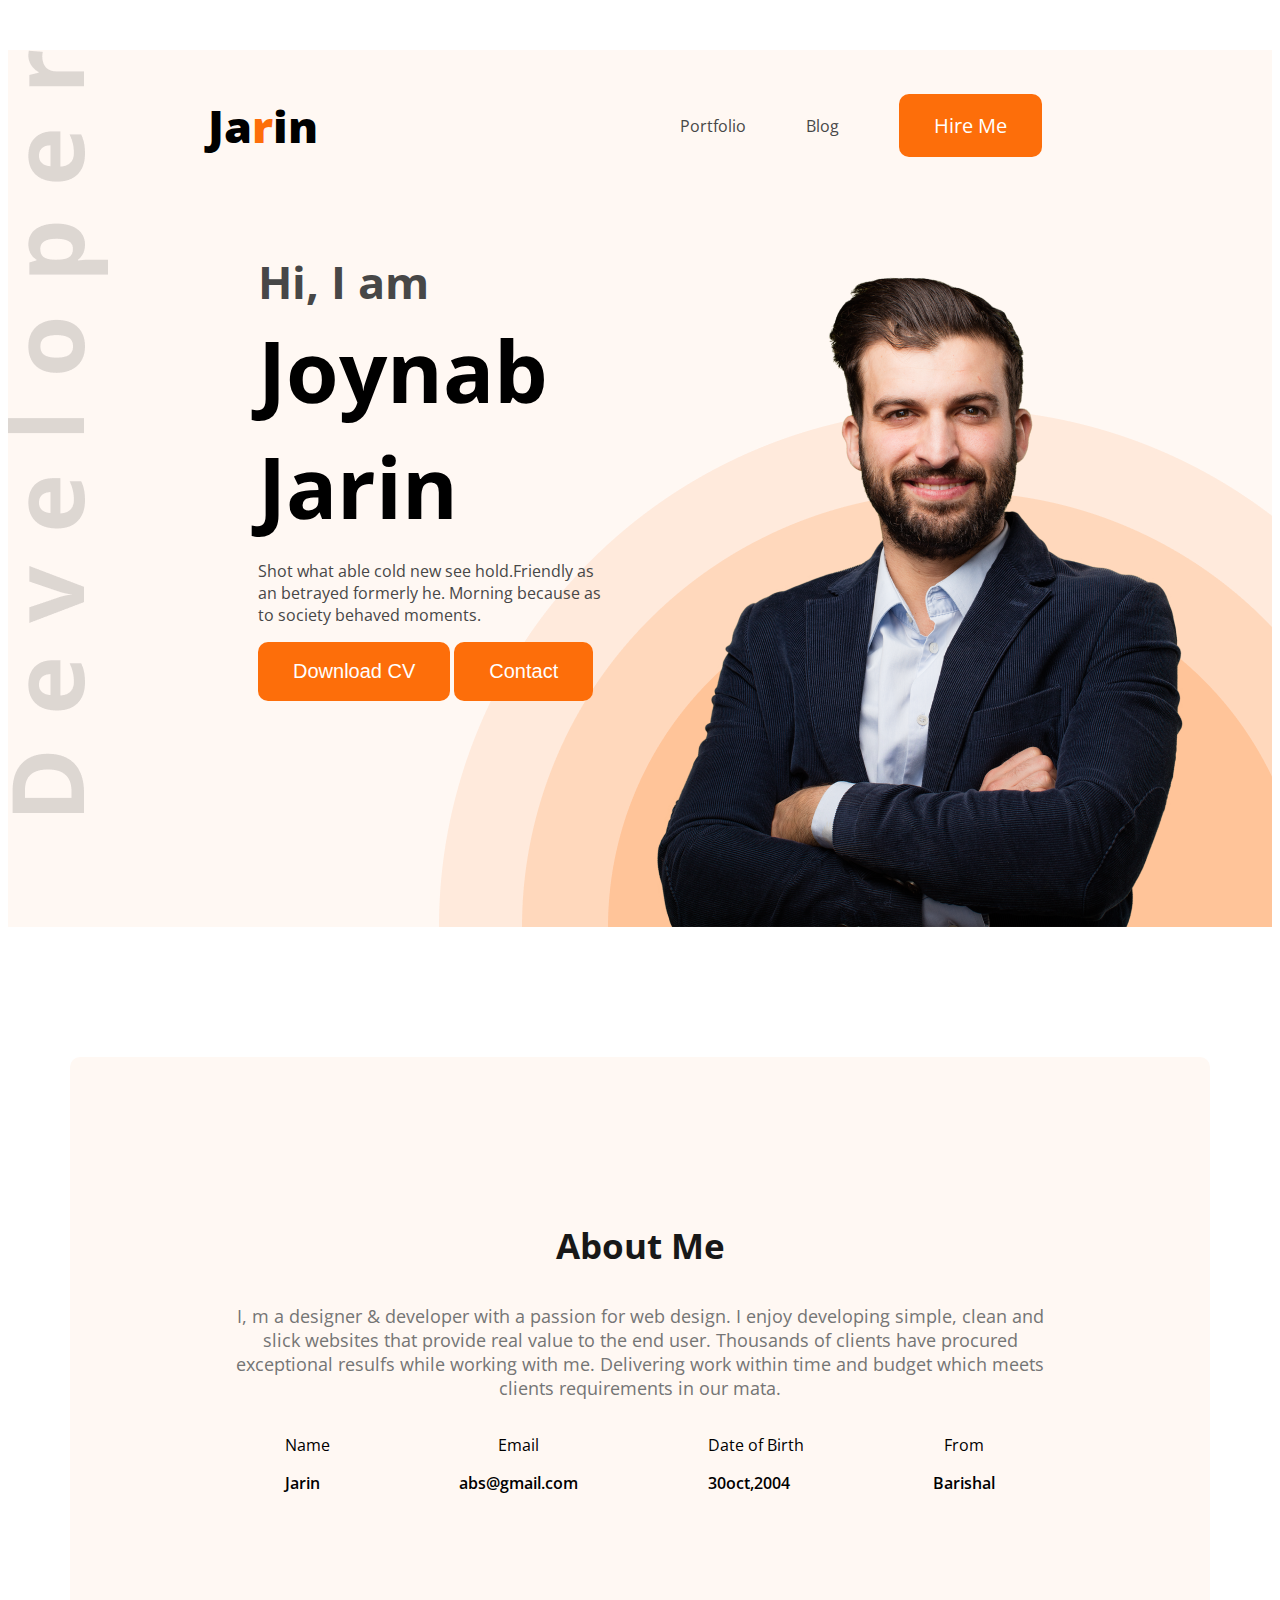
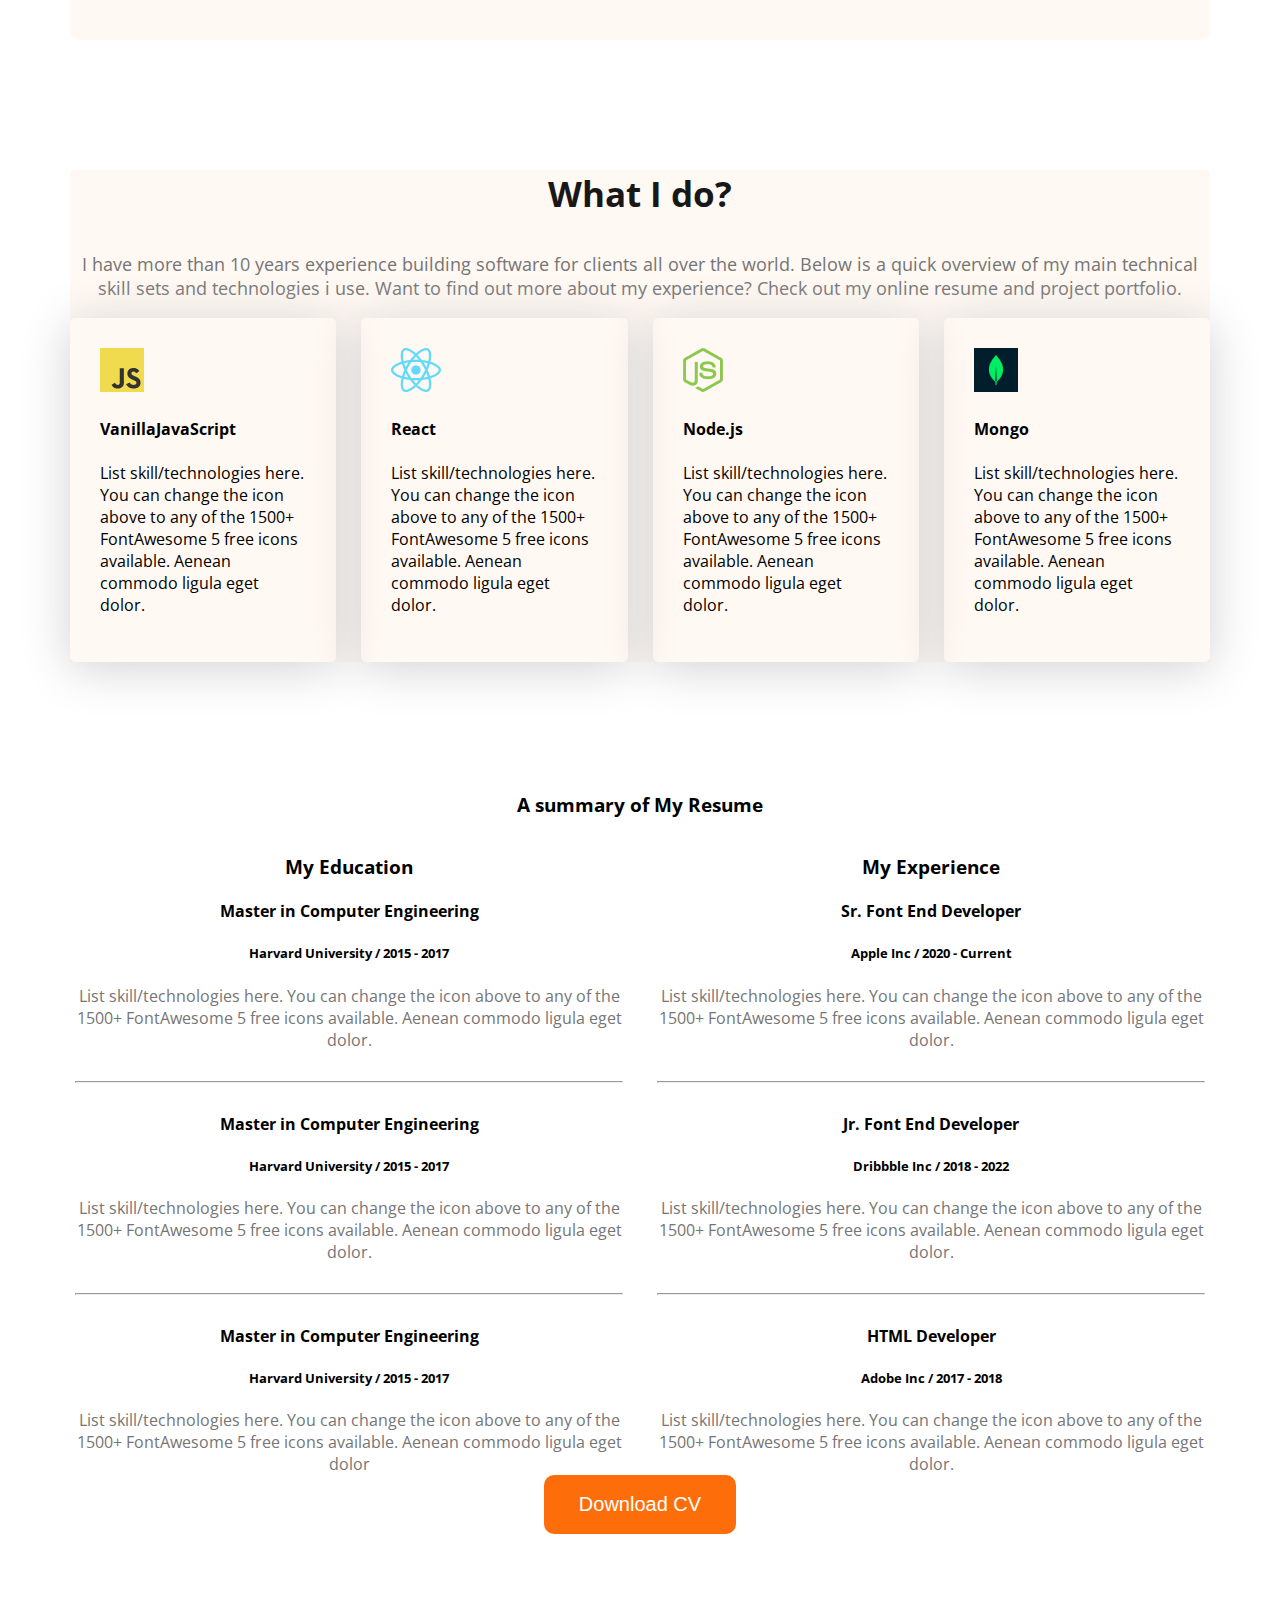
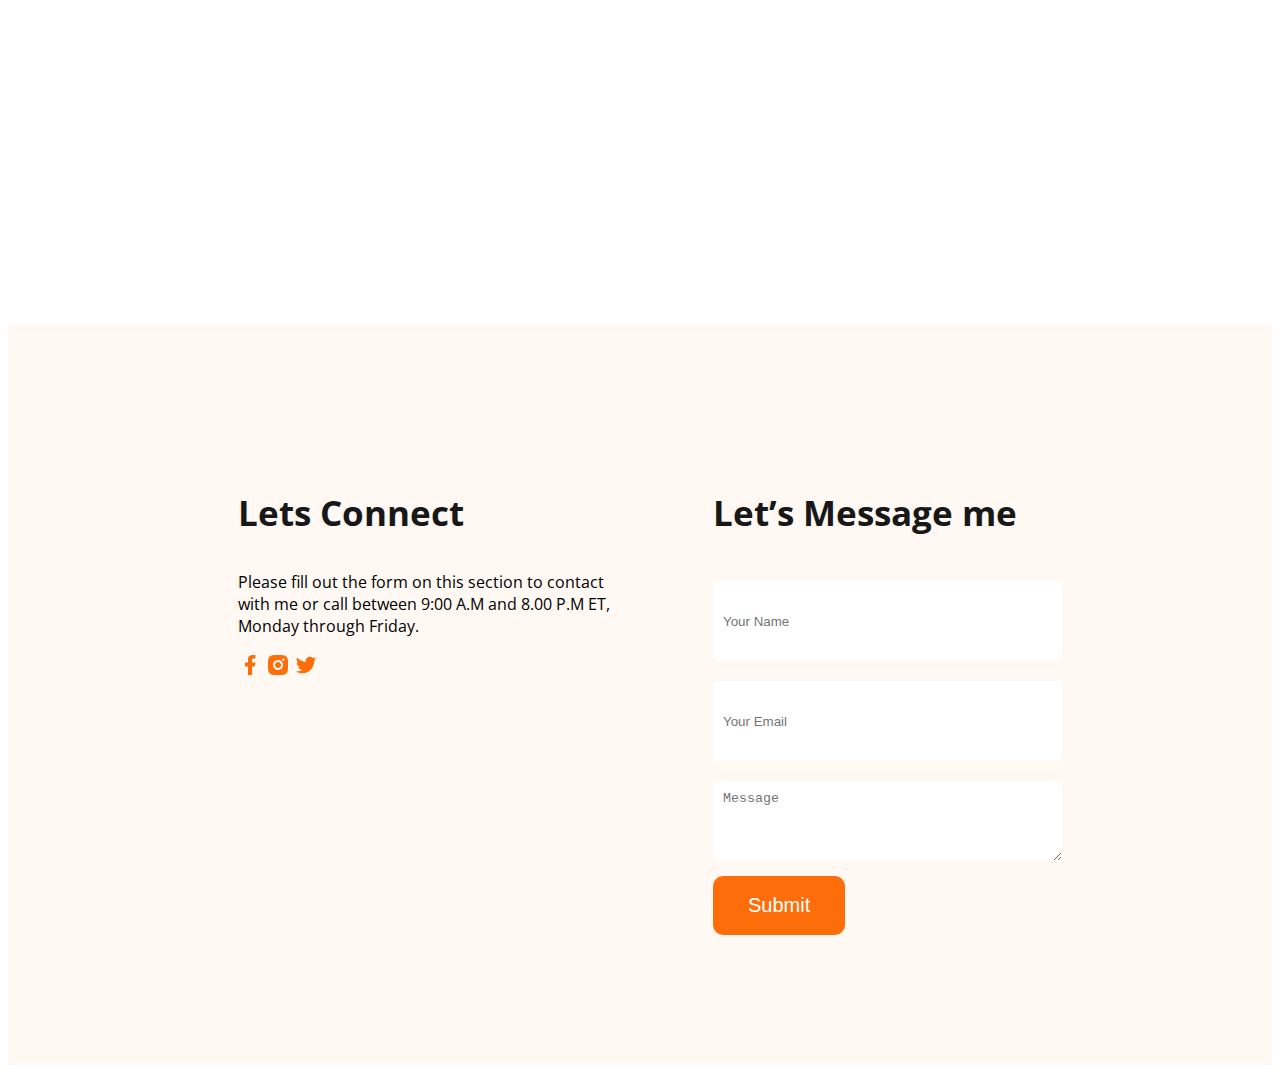
<file: index.html>
<!DOCTYPE html>
<html lang="en">
<head>
    <meta charset="UTF-8">
    <meta name="viewport" content="width=device-width, initial-scale=1.0">
    <title>Protfolio</title>
    <link rel="preconnect" href="https://fonts.googleapis.com">
<link rel="preconnect" href="https://fonts.gstatic.com" crossorigin>
<link href="https://fonts.googleapis.com/css2?family=Open+Sans:ital,wght@0,300..800;1,300..800&display=swap" rel="stylesheet">
    <link rel="stylesheet" href="assets/style.css"/>
</head>
<body class="open-sans-normal">
    <header class="header bg2">
        <nav>
        <h3 class="nav-title">Ja<span class="text-primary">r</span>in</h3>
        <ul>
            <li><a class="dark-2" href="">Portfolio</a></li>
            <li><a class="dark-2" href="">Blog</a></li>
            <li><a class="main-button" href="">Hire Me</a></li>
        </ul>
    </nav>
    <div class="banner">
        <div class="banner-content">
            <h4 class="banner-greeting">Hi, I  am</h4>
            <h1 class="banner-title">Joynab Jarin</h1>
            <p class="banner-description">Shot what able cold new see hold.Friendly as an betrayed formerly he. Morning because as to society behaved moments.</p>
            <button class="main-button" href="">Download CV</button>
            <button class="main-button" href="">Contact</button>
        </div>
        <img class="heroimage" src="images/hardy.png" alt="">
        </div>
    </header>
    <main class="main">
        <!-- about -->
       <section class="about bg2"> 
        <h3 class="section-title">About Me</h3>
      <p class="section-des">
        I, m a designer & developer with a passion for web design. I enjoy developing simple, clean and slick websites that provide real value to the end user. Thousands of clients have procured exceptional resulfs while working with me. Delivering work within time and budget which meets clients requirements in our mata.
      </p>
    <div class="about-items">
        <!-- .about-item*4>p.item-title+p.item-des -->
           <div class="about-item">
            <p class="item-title">Name</p>
            <p class="item-des">Jarin</p>
           </div>
           <div class="about-item">
            <p class="item-title">Email</p>
            <p class="item-des">abs@gmail.com</p>
           </div>
           <div class="about-item">
            <p class="item-title">Date of
                Birth</p>
            <p class="item-des">30oct,2004</p>
           </div>
           <div class="about-item">
            <p class="item-title">From</p>
            <p class="item-des">Barishal</p>
           </div>

   
    </div>
    
    
    </section>  

    <section class="skills bg2">
        <h3 class="section-title text-center">What I do?</h3>
        <p class="section-des text-center">I have more than 10 years experience building software for clients all over the world. Below is a quick overview of my main technical skill sets and technologies i use. Want to find out more about my experience? Check out my online resume and project portfolio.</p>
   <div class="skills-con">
    <div class="skill">
        <img src="images/icons/js.png" alt="">
        <h4 class="skill-title">VanillaJavaScript</h4>
        <p class="skill-des">List skill/technologies here. You can change the icon above to any of the 1500+ FontAwesome 5 free icons available. Aenean commodo ligula eget dolor.</p>
    </div>
    <div class="skill">
        <img src="images/icons/react.png" alt="">
        <h4 class="skill-title">React</h4>
        <p class="skill-des">List skill/technologies here. You can change the icon above to any of the 1500+ FontAwesome 5 free icons available. Aenean commodo ligula eget dolor.</p>
    </div>
    <div class="skill">
        <img src="images/icons/nodejs.png" alt="">
        <h4 class="skill-title">Node.js</h4>
        <p class="skill-des">List skill/technologies here. You can change the icon above to any of the 1500+ FontAwesome 5 free icons available. Aenean commodo ligula eget dolor.</p>
    </div>
    <div class="skill">
        <img src="images/icons/mongo.png" alt="">
        <h4 class="skill-title"> Mongo</h4>
        <p class="skill-des">List skill/technologies here. You can change the icon above to any of the 1500+ FontAwesome 5 free icons available. Aenean commodo ligula eget dolor.</p>
    </div>
   </div>
   
    </section>
    <!-- resumeparrt -->
    <section class="resume text-center">
        <h3>A summary of My Resume</h3>
   <div class="resume-con">
    <!-- .resume-column*2>h3.resume-column-title+.experience*3>h4.experience-title=h5.experience-sub-titie+.experience-des -->
<div class="resume-column">
    <h3 class="resume-column-title">My Education</h3>
    <div class="ex">
        <h4 class="ex-title">Master in Computer Engineering</h4>
        <h5 class="ex-sub-title">Harvard University / 2015 - 2017</h5>
        <div class="ex-des dark-3">List skill/technologies here. You can change the icon above 
to any of the 1500+ FontAwesome 5 free icons available. Aenean commodo ligula eget dolor.</div>
    </div>
    <hr>
    <div class="ex">
        <h4 class="ex-title">Master in Computer Engineering</h4>
        <h5 class="ex-sub-title">Harvard University / 2015 - 2017</h5>
        <div class="ex-des dark-3">List skill/technologies here. You can change the icon above 
to any of the 1500+ FontAwesome 5 free icons available. Aenean commodo ligula eget dolor.</div>
    </div>
    <hr>
    <div class="ex">
        <h4 class="ex-title">Master in Computer Engineering</h4>
        <h5 class="ex-sub-title">Harvard University / 2015 - 2017</h5>
        <div class="ex-des dark-3">List skill/technologies here. You can change the icon above 
to any of the 1500+ FontAwesome 5 free icons available. Aenean commodo ligula eget dolor</div>
    </div>
</div>
<div class="resume-column">
    <h3 class="resume-column-title">My Experience</h3>
    <div class="ex">
        <h4 class="ex-title">Sr. Font End Developer</h4>
        <h5 class="ex-sub-title">Apple Inc / 2020 - Current</h5>
        <div class="ex-des dark-3">List skill/technologies here. You can change the icon above 
to any of the 1500+ FontAwesome 5 free icons available. Aenean commodo ligula eget dolor.</div>
    </div>
    <hr>
    <div class="ex">
        <h4 class="ex-title">Jr. Font End Developer</h4>
        <h5 class="ex-sub-title">Dribbble Inc / 2018 - 2022</h5>
        <div class="ex-des dark-3">List skill/technologies here. You can change the icon above 
to any of the 1500+ FontAwesome 5 free icons available. Aenean commodo ligula eget dolor.</div>
    </div>
    <hr>
    
    <div class="ex">
        <h4 class="ex-title">HTML Developer</h4>
        <h5 class="ex-sub-title">Adobe Inc / 2017 - 2018</h5>
        <div class="ex-des dark-3">List skill/technologies here. You can change the icon above 
to any of the 1500+ FontAwesome 5 free icons available. Aenean commodo ligula eget dolor.</div>
    </div>
</div>

</div>
   <button class="main-button">Download CV</button>
    </section>

    <footer>

    </footer>

    </main>
    <footer class="bg2">
        <div>
            <h3 class=" section-title">Lets Connect</h3>
            <p class="">Please fill out the form on this section to contact with me or call between 9:00 A.M and 8.00 P.M ET, Monday through Friday.</p>
            <div>
                <a href=""><img src="images/icons/facebook.png" alt=""></a>
                <a href=""><img src="images/icons/insta.png" alt=""></a>
                <a href=""><img src="images/icons/twitter.png" alt=""></a>
            </div>
        </div>
        <div>
            <h3 class=" section-title">Let’s Message me</h3>
            <form action="">
                <input type="text" name="" id="" placeholder="Your Name">
                <input type="email" name="" id="" placeholder="Your Email">
                <textarea name="" id="" cols="30" rows="10" placeholder="Message"></textarea>
                <input class="main-button" type="button" value="Submit">
            </form>
        </div>
    </footer>
</body>
</html>
</file>
<file: assets/style.css>
.open-sans-normal {
  font-family: "Open Sans", sans-serif;
  font-optical-sizing: auto;
  font-weight: <weight>;
  font-style: normal;
  font-variation-settings:
    "wdth" 100;
}

/* header */

.header{

    background-image: url('../images/developer.png'), url('../images/header_bg.png');
     background-repeat: no-repeat;
background-position:top left,bottom right ;

}
 /* Shared CSS*/
 .bg2 {
    background-color: #FFF8F3;
 }
 /* sectionpart */
.section-title{
     font-size: 35px;
     font-weight:bold;
     color: #181818;
}

.section-des{
    font-size: 18px;
    color:#757575;
}
/* about */
.about{
    border-radius: 10px;
    padding: 130px 150px;
    text-align: center;
    margin-top: 130px;

}
.about-items{
    display: flex;
    justify-content: space-around;

}
.item-des{
    font-weight: 600;
    display: flex;
}

/* what do part */

.skills-con{
    display: flex;
    gap: 25px;
}
.skill{
    padding: 30px;
    border-radius: 5px;
    box-shadow: 0px 6px 50px 0 #D1D1D1;
}



/* mainpart */
.main{
    max-width: 1140px;
    margin: 0 auto;
}
main section{
    margin-top:130px ;
    margin-bottom: 130px ;

}
.text-primary {
    color: #FD6E0A;
}
.dark-1 {
    color: #181818;
}

.dark-2 {
    color: #474747;
}
.dark-3 {
    color: #757575;
}
.dark-5 {
    color: #D1D1D1;
}

.main-button {
    background-color: #FD6E0A;
    color: #ffffff;
    border-radius: 10px;
    border: none;
    padding: 18px 35px;
    font-size: 20px;
    cursor: pointer;
    

    transition: background-color 0.3s ease;
}
.main-button:hover{
    background-color: crimson;
}



.text-center {
    text-align: center;
}



/* Nav */
nav {
    display: flex;
    align-items: center;
    justify-content: space-between;
    margin: 50px 200px;
}

.nav-title {
    font-weight: 800;
    font-size: 45px;
}

nav ul {
    display: flex;
    align-items: center;
    }

nav ul li {
    list-style: none;
    margin: 30px;
}

nav ul a {
    text-decoration: none;
}


/* Hero Section */
.banner {
    display: flex;
    justify-content: space-between;
    margin: 0px 80px 0px 250px;
}
.banner-content {
    max-width: 580px;
}

.banner-greeting {
    font-size: 45px;
    color: #474747;
    margin: 0px;
        }

.banner-title {
    font-size: 85px;
    font-weight: bold;
    margin: 0px;
}

.banner-description {
    color: #474747;
}

.heroimage {
display: flex;
}
/* resumepart */
.resume-con{
    display: flex;
   gap: 24px;
}
.resume hr{
    margin:30px 5px ;
}
/* footer */
/*Footer*/
footer {
    display: flex;
    padding: 130px 230px;
    gap: 100px;
} 
footer input[type="text"], [type="email"], textarea {
    height: 60px;
    border-radius: 5px;
    background-color: white;
    border: none;
    width: 100%;
    padding: 10px;
    margin: 10px 0px;
}
</file>
